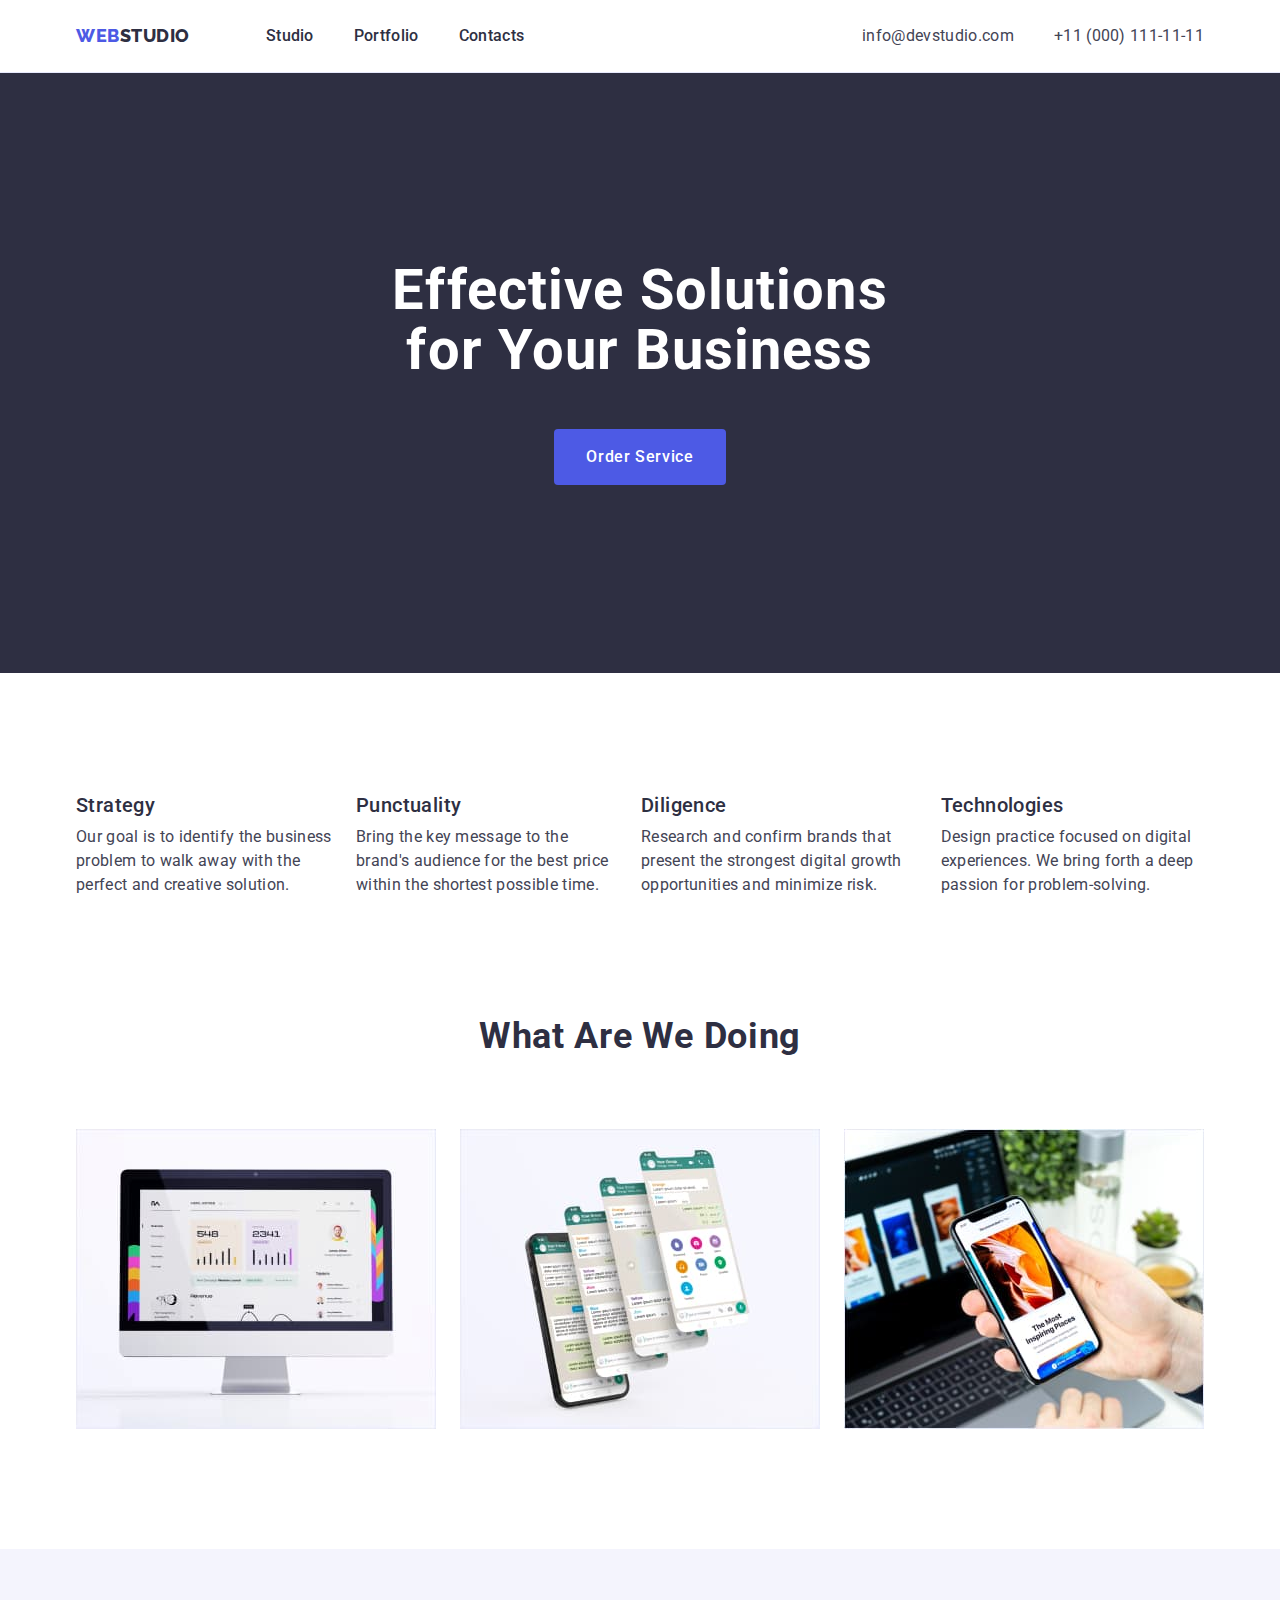
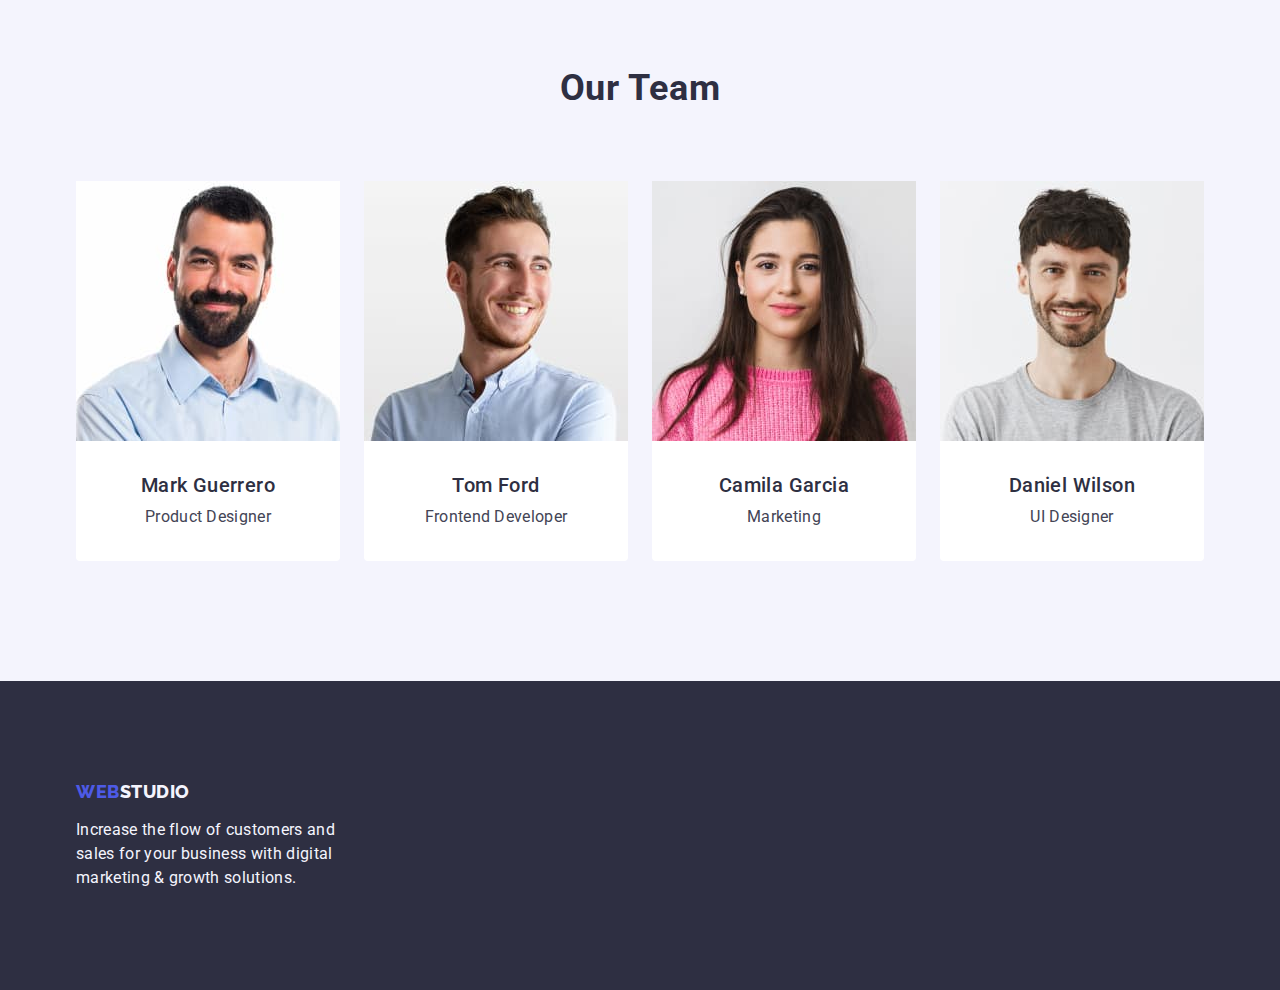
<file: index.html>
<!DOCTYPE html>
<html lang="en">

<head>
  <meta charset="UTF-8" />
  <meta http-equiv="X-UA-Compatible" content="IE=edge" />
  <meta name="viewport" content="width=device-width, initial-scale=1.0" />
  <title>WebStudio</title>
  <link rel="preconnect" href="https://fonts.googleapis.com">
  <link rel="preconnect" href="https://fonts.gstatic.com" crossorigin>
  <link href="https://fonts.googleapis.com/css2?family=Raleway:wght@800&family=Roboto:wght@400;500;700;900&display=swap"
    rel="stylesheet">
  <link rel="stylesheet" href="https://cdnjs.cloudflare.com/ajax/libs/modern-normalize/1.1.0/modern-normalize.min.css">
  <link rel="stylesheet" href="./css/styles.css">
</head>

<body>
  <!-- Header -->
  <header class="header">
    <!-- Navigation -->
    <div class="navigation container">
      <nav class="nav-menu">
        <a href="./index.html" class="logo link">Web<span class="logo-header">Studio</span></a>
        <ul class="nav-list list">
          <li class="nav-list-item"><a href="./index.html" class="nav-link link">Studio</a></li>
          <li class="nav-list-item"><a href="./portfolio.html" class="nav-link link">Portfolio</a></li>
          <li class="nav-list-item"><a href="" class="nav-link link">Contacts</a></li>
        </ul>
      </nav>
      <!-- Contacts -->
      <address class="contacts">
        <ul class="contacts-list list">
          <li class="contacts-list-item"><a href="mailto:info@devstudio.com"
              class="contact-link link">info@devstudio.com</a></li>
          <li class="contacts-list-item"><a href="tel:+110001111111" class="contact-link link">+11 (000) 111-11-11</a>
          </li>
        </ul>
      </address>
    </div>
  </header>
  <!-- Main content -->
  <main>
    <!-- Hero -->
    <section class="hero">
      <div class="container">
        <h1 class="hero-title">Effective Solutions for Your Business</h1>
        <button type="button" class="hero-button">Order Service</button>
      </div>
    </section>

    <!-- Our benefits -->
    <section class="section-benefits">
      <div class="container">
        <h2 class="section-title visually-hidden">Our benefits</h2>
        <ul class="benefits-list list">
          <li class="benefits-item">
            <h3 class="benefit-title">Strategy</h3>
            <p class="benefit-text">
              Our goal is to identify the business problem to walk away with the
              perfect and creative solution.
            </p>
          </li>
          <li class="benefits-item">
            <h3 class="benefit-title">Punctuality</h3>
            <p class="benefit-text">
              Bring the key message to the brand's audience for the best price
              within the shortest possible time.
            </p>
          </li>
          <li class="benefits-item">
            <h3 class="benefit-title">Diligence</h3>
            <p class="benefit-text">
              Research and confirm brands that present the strongest digital
              growth opportunities and minimize risk.
            </p>
          </li>
          <li class="benefits-item">
            <h3 class="benefit-title">Technologies</h3>
            <p class="benefit-text">
              Design practice focused on digital experiences. We bring forth a
              deep passion for problem-solving.
            </p>
          </li>
        </ul>
      </div>
    </section>

    <!-- What are we doing -->
    <section class="section-work">
      <div class="container">
        <h2 class="section-title">What are we doing</h2>
        <ul class="work-list list">
          <li class="work-list-item">
            <img src="./images/what-are-we-doing/img-monitor.jpg" alt="website on a computer monitor" width="360"
              height="300" />
          </li>
          <li class="work-list-item">
            <img src="./images/what-are-we-doing/img-application.jpg" alt="application for smartphone" width="360"
              height="300" />
          </li>
          <li class="work-list-item">
            <img src="./images/what-are-we-doing/img-mobile-version.jpg" alt="mobile version of the website" width="360"
              height="300" />
          </li>
        </ul>
      </div>
    </section>

    <!-- Our Team -->
    <section class="section-team">
      <div class="container">
        <h2 class="section-title">Our Team</h2>
        <ul class="team-list list">
          <li class="team-item">
            <img src="./images/our-team/img-mark-guerrero.jpg"
              alt="A smiling man with dark hair, a short haircut and a thick beard with a mustache" width="264"
              height="260" />
            <div class="team-card-content">
              <h3 class="item-team-title">Mark Guerrero</h3>
              <p class="item-team-text">Product Designer</p>
            </div>
          </li>
          <li class="team-item">
            <img src="./images/our-team/img-tom-ford.jpg"
              alt="Smiling man with blond hair, a short haircut that is combed back and a beard with a mustache"
              width="264" height="260" />
            <div class="team-card-content">
              <h3 class="item-team-title">Tom Ford</h3>
              <p class="item-team-text">Frontend Developer</p>
            </div>
          </li>
          <li class="team-item">
            <img src="./images/our-team/img-camila-garcia.jpg" alt="Smiling woman with dark, long, straight hair"
              width="264" height="260" />
            <div class="team-card-content">
              <h3 class="item-team-title">Camila Garcia</h3>
              <p class="item-team-text">Marketing</p>
            </div>
          </li>
          <li class="team-item">
            <img src="./images/our-team/img-daniel-wilson.jpg"
              alt="A smiling man with short dark hair and a short beard with a mustache" width="264" height="260" />
            <div class="team-card-content">
              <h3 class="item-team-title">Daniel Wilson</h3>
              <p class="item-team-text">UI Designer</p>
            </div>
          </li>
        </ul>
      </div>
    </section>
  </main>

  <!-- Footer -->
  <footer class="footer">
    <div class="container"><a href="./index.html" class="logo link">Web<span class="logo-footer">Studio</span></a>
      <p class="footer-text">
        Increase the flow of customers and sales for your business with digital
        marketing &#38; growth solutions.
      </p>
    </div>
  </footer>
</body>

</html>
</file>
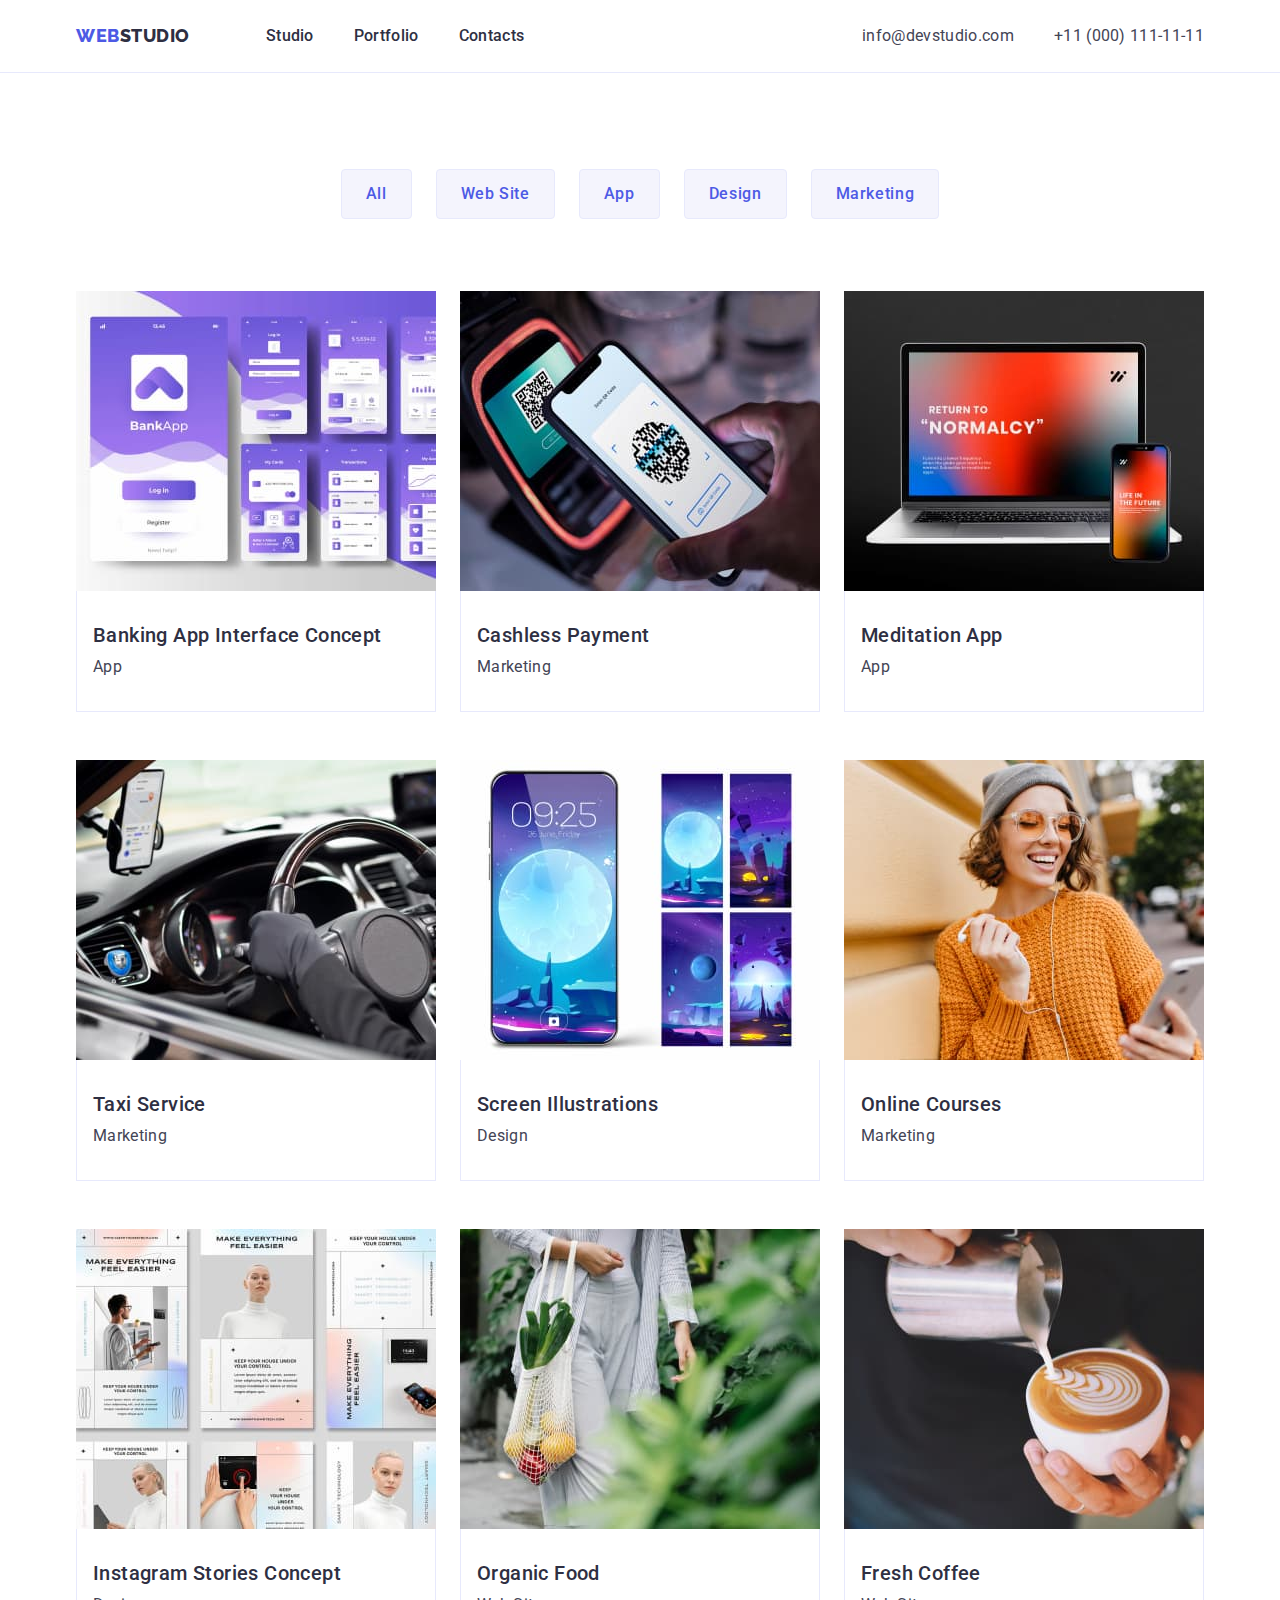
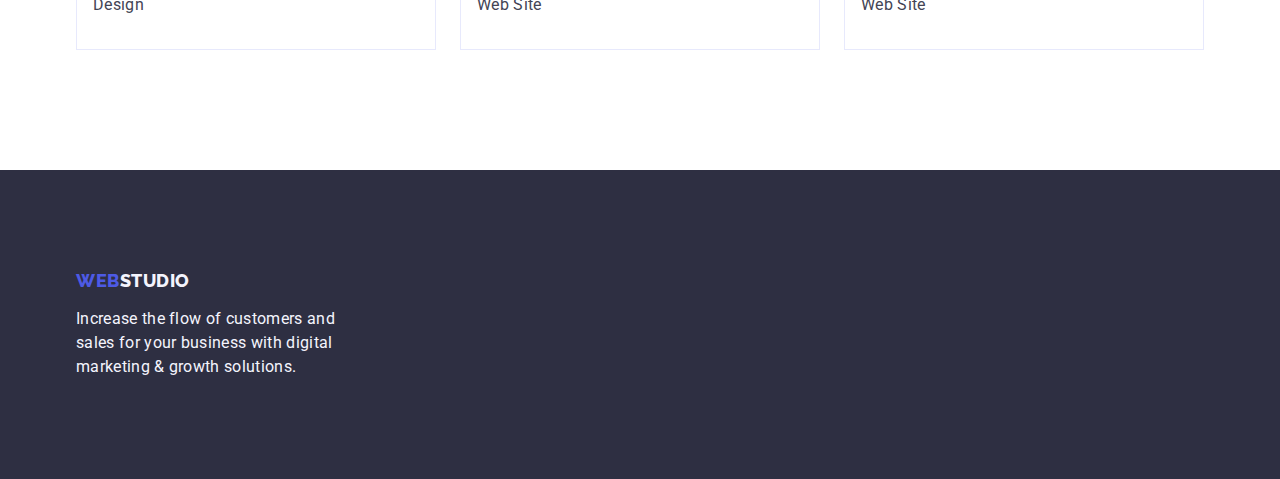
<file: portfolio.html>
<!DOCTYPE html>
<html lang="en">

<head>
    <meta charset="UTF-8" />
    <meta http-equiv="X-UA-Compatible" content="IE=edge" />
    <meta name="viewport" content="width=device-width, initial-scale=1.0" />
    <title>WebStudio</title>
    <link rel="preconnect" href="https://fonts.googleapis.com">
    <link rel="preconnect" href="https://fonts.gstatic.com" crossorigin>
    <link
        href="https://fonts.googleapis.com/css2?family=Raleway:wght@800&family=Roboto:wght@400;500;700;900&display=swap"
        rel="stylesheet">
    <link rel="stylesheet"
        href="https://cdnjs.cloudflare.com/ajax/libs/modern-normalize/1.1.0/modern-normalize.min.css">
    <link rel="stylesheet" href="./css/styles.css">
</head>

<body>
    <!-- Header -->
    <header class="header">
        <!-- Navigation -->
        <div class="navigation container">
            <nav class="nav-menu">
                <a href="./index.html" class="logo link">Web<span class="logo-header">Studio</span></a>
                <ul class="nav-list list">
                    <li class="nav-list-item"><a href="./index.html" class="nav-link link">Studio</a></li>
                    <li class="nav-list-item"><a href="./portfolio.html" class="nav-link link">Portfolio</a></li>
                    <li class="nav-list-item"><a href="" class="nav-link link">Contacts</a></li>
                </ul>
            </nav>
            <!-- Contacts -->
            <address class="contacts">
                <ul class="contacts-list list">
                    <li class="contacts-list-item"><a href="mailto:info@devstudio.com"
                            class="contact-link link">info@devstudio.com</a></li>
                    <li class="contacts-list-item"><a href="tel:+110001111111" class="contact-link link">+11 (000)
                            111-11-11</a>
                    </li>
                </ul>
            </address>
        </div>
    </header>

    <!-- Main content -->
    <main>
        <section class="section-portfolio">
            <div class="container">
                <h1 class="visually-hidden">Portfolio</h1>
                <!-- Filtr -->
                <ul class="portfolio-filtr list">
                    <li class="portfolio-filtr-item"><button type="button" class="portfolio-filtr-button">All</button>
                    </li>
                    <li class="portfolio-filtr-item"><button type="button" class="portfolio-filtr-button">Web
                            Site</button></li>
                    <li class="portfolio-filtr-item"><button type="button" class="portfolio-filtr-button">App</button>
                    </li>
                    <li class="portfolio-filtr-item"><button type="button"
                            class="portfolio-filtr-button">Design</button></li>
                    <li class="portfolio-filtr-item"><button type="button"
                            class="portfolio-filtr-button">Marketing</button></li>
                </ul>
                <ul class="portfolio-list list">
                    <li class="portfolio-list-item">
                        <a href="" class="portfolio-link link"><img src="./images/page-portfolio/img-8.jpg"
                                alt="Screenshots of the design of the banking application." width="360" height="300">
                            <div class="portfolio-card-content">
                                <h2 class="portfolio-title">Banking App Interface Concept</h2>
                                <p class="portfolio-text">App</p>
                            </div>
                        </a>
                    </li>
                    <li class="portfolio-list-item">
                        <a href="" class="portfolio-link link"><img src="./images/page-portfolio/img-7.jpg"
                                alt="A man's hand holds a smartphone that scans a qr-code to make a cashless payment."
                                width="360" height="300">
                            <div class="portfolio-card-content">
                                <h2 class="portfolio-title">Cashless Payment</h2>
                                <p class="portfolio-text">Marketing</p>
                            </div>
                        </a>
                    </li>
                    <li class="portfolio-list-item">
                        <a href="" class="portfolio-link link"><img src="./images/page-portfolio/img-6.jpg"
                                alt="The meditation site is displayed on the laptop, and the application of this site on the smartphone is displayed next to it."
                                width="360" height="300">
                            <div class="portfolio-card-content">
                                <h2 class="portfolio-title">Meditation App</h2>
                                <p class="portfolio-text">App</p>
                            </div>
                        </a>
                    </li>
                    <li class="portfolio-list-item">
                        <a href="" class="portfolio-link link"><img src="./images/page-portfolio/img-5.jpg"
                                alt="The driver in gloves holds the steering wheel, and a holder with a smartphone, which displays an application for taxi drivers, is fixed on the windshield."
                                width="360" height="300">
                            <div class="portfolio-card-content">
                                <h2 class="portfolio-title">Taxi Service</h2>
                                <p class="portfolio-text">Marketing</p>
                            </div>
                        </a>
                    </li>
                    <li class="portfolio-list-item">
                        <a href="" class="portfolio-link link"><img src="./images/page-portfolio/img-4.jpg"
                                alt="Smartphone and screenshots showing the theme of the device with the moon, rocks and stones."
                                width="360" height="300">
                            <div class="portfolio-card-content">
                                <h2 class="portfolio-title">Screen Illustrations</h2>
                                <p class="portfolio-text">Design</p>
                            </div>
                        </a>
                    </li>
                    <li class="portfolio-list-item">
                        <a href="" class="portfolio-link link"><img src="./images/page-portfolio/img-3.jpg"
                                alt="A smiling woman in sunglasses, a gray cap, and a knitted orange sweater stands on the street and, holding a smartphone in her hand, communicates via online communication."
                                width="360" height="300">
                            <div class="portfolio-card-content">
                                <h2 class="portfolio-title">Online Courses</h2>
                                <p class="portfolio-text">Marketing</p>
                            </div>
                        </a>
                    </li>
                    <li class="portfolio-list-item">
                        <a href="" class="portfolio-link link"><img src="./images/page-portfolio/img-2.jpg"
                                alt="screenshots of the smart technologies website design." width="360" height="300">
                            <div class="portfolio-card-content">
                                <h2 class="portfolio-title">Instagram Stories Concept</h2>
                                <p class="portfolio-text">Design</p>
                            </div>
                        </a>
                    </li>
                    <li class="portfolio-list-item">
                        <a href="" class="portfolio-link link"><img src="./images/page-portfolio/img-1.jpg"
                                alt="A woman in light-colored clothes walks with a bent hand, on which hangs a woven bag with vegetables."
                                width="360" height="300">
                            <div class="portfolio-card-content">
                                <h2 class="portfolio-title">Organic Food</h2>
                                <p class="portfolio-text">Web Site</p>
                            </div>
                        </a>
                    </li>
                    <li class="portfolio-list-item">
                        <a href="" class="portfolio-link link"><img src="./images/page-portfolio/img.jpg"
                                alt="The barista holds a cup of coffee in his left hand and pours milky coffee with his right hand, creating a pattern."
                                width="360" height="300">
                            <div class="portfolio-card-content">
                                <h2 class="portfolio-title">Fresh Coffee</h2>
                                <p class="portfolio-text">Web Site</p>
                            </div>
                        </a>
                    </li>
                </ul>
            </div>
        </section>
    </main>
    <!-- Footer -->
    <footer class="footer">
        <div class="container"><a href="./index.html" class="logo link">Web<span class="logo-footer">Studio</span></a>
            <p class="footer-text">
                Increase the flow of customers and sales for your business with digital
                marketing &#38; growth solutions.
            </p>
        </div>
    </footer>
</body>

</html>
</file>
<file: css/styles.css>
:root {
  --color-iris: #4d5ae5;
  --color-ocean: #404bbf;
  --color-navy-blue: #2e2f42;
  --color-green: #31d0aa;
  --color-slate: #434455;
  --color-light-slate: #8e8f99;
  --color-cornflower: #e7e9fc;
  --color-cloud: #f4f4fd;
  --color-navy-blue-modal: #2e2f42;
  --color-grey: #2e2f42;
  --color-white: #ffffff;
  --color-dairy: #fcfcfc;
  --font-primary: Roboto, sans-serif;
  --font-secondary: Raleway, sans-serif;
}
/* General styles */

img {
  display: block;
}
.link {
  text-decoration: none;
}
.list {
  list-style: none;
  padding: 0;
  margin: 0;
}
.section-title {
  margin-top: 0;
  margin-right: auto;
  margin-bottom: 72px;
  margin-left: auto;

  color: var(--color-navy-blue);
  font-size: 36px;
  line-height: 1.11;
  text-align: center;
  letter-spacing: 0.02em;
  text-transform: capitalize;
}

.container {
  width: 1158px;
  padding-left: 15px;
  padding-right: 15px;
  margin: 0 auto;
}

/* Body */
body {
  font-family: var(--font-primary);
  color: var(--color-slate);
  background-color: var(--color-white);
}
/* Header */
.header {
  border-bottom: 1px solid;
  border-bottom-color: var(--color-cornflower);
}
/* Logo */
.logo {
  display: inline-block;
  font-family: var(--font-secondary);
  font-weight: 800;
  color: var(--color-iris);
  font-size: 18px;
  line-height: 1.17;
  letter-spacing: 0.03em;
  text-transform: uppercase;
}
.nav-menu .logo {
  align-items: center;
  margin-right: 76px;
}
.logo-header {
  color: var(--color-navy-blue);
}
.logo-footer {
  color: var(--color-cloud);
}

/* Navigation */
.navigation {
  display: flex;
  align-items: center;
}
.nav-menu {
  display: flex;
  align-items: center;
}

.nav-list {
  display: flex;
  gap: 40px;
}
/* .nav-list-item {
  margin-right: 40px;
}
.nav-list-item:last-child {
  margin-right: 0;
} */

.nav-link {
  display: block;
  padding-top: 24px;
  padding-bottom: 24px;
  font-weight: 500;
  color: var(--color-navy-blue);
  line-height: 1.5;
  letter-spacing: 0.02em;
}
.nav-link:hover,
.nav-link:focus,
.contact-link:hover,
.contact-link:focus {
  color: var(--color-ocean);
}

/* Contacts */
.contacts {
  margin-left: auto;
}

.contacts-list {
  display: flex;
  gap: 40px;
}

/* .contacts-list-item {
  margin-right: 40px;
}
.contacts-list-item:last-child {
  margin-right: 0;
} */

.contacts .contacts-list-item {
  font-style: normal;
}
.contact-link {
  color: var(--color-slate);
  line-height: 1.5;
  letter-spacing: 0.02em;
}

/* Hero */
.hero {
  background-color: var(--color-navy-blue);
  padding: 188px 0;
}
/* .hero .container {
  text-align: center;
} */

.hero-title {
  max-width: 496px;
  color: var(--color-white);
  font-size: 56px;
  line-height: 1.07;
  text-align: center;
  letter-spacing: 0.02em;
  margin-top: 0;
  margin-right: auto;
  margin-left: auto;
  margin-bottom: 48px;
}
.hero-button {
  display: block;
  min-width: 169px;
  border: none;
  border-radius: 4px;
  padding: 16px 32px;
  margin-top: 0;
  margin-right: auto;
  margin-bottom: 0;
  margin-left: auto;
  font-family: inherit;
  font-weight: 500;
  color: var(--color-white);
  background-color: var(--color-iris);
  font-size: 16px;
  line-height: 1.5;
  letter-spacing: 0.04em;
  cursor: pointer;
}
.hero-button:hover,
.hero-button:focus {
  background-color: var(--color-ocean);
}

/* Our benefits */

.visually-hidden {
  position: absolute;
  width: 1px;
  height: 1px;
  margin: -1px;
  border: 0;
  padding: 0;

  white-space: nowrap;
  clip-path: inset(100%);
  clip: rect(0 0 0 0);
  overflow: hidden;
}

.section-benefits {
  padding: 120px 0;
}

.benefits-list {
  display: flex;
  gap: 24px;
}
/* .benefits-item {
  margin-right: 24px;
} */
/* .benefits-item:last-child {
  margin-right: 0;
} */
.benefits-item {
  width: calc((100%-72px) / 4);
}
.benefit-title {
  padding: 0;
  margin-top: 0;
  margin-bottom: 8px;
  font-weight: 500;
  color: var(--color-navy-blue);
  font-size: 20px;
  line-height: 1.2;
  letter-spacing: 0.02em;
}
.benefit-text {
  padding: 0;
  margin: 0;
  font-size: 16px;
  line-height: 1.5;
  letter-spacing: 0.02em;
}

/* Work section */
.section-work {
  padding-bottom: 120px;
}

.work-list {
  display: flex;
  gap: 24px;
}
.work-list-item {
  /* margin-right: 24px; */
  width: calc((100%-48px) / 3);
}
/* .work-list-item:last-child {
  margin-right: 0;
} */

/* Our team */
.section-team {
  padding: 120px 0;
  background-color: var(--color-cloud);
}
.team-list {
  display: flex;
  gap: 24px;
}
.team-item {
  width: calc((100%-72px) / 4);
  /* margin-right: 24px; */
  background-color: var(--color-white);
  border-radius: 0 0 4px 4px;
}
/* .team-item:last-child {
  margin-right: 0;
} */
.team-card-content {
  padding: 32px 16px;
  border-radius: 0 0 4px 4px;
}
.item-team-title {
  margin-top: 0;
  margin-bottom: 8px;
  font-weight: 500;
  color: var(--color-navy-blue);
  font-size: 20px;
  line-height: 1.2;
  letter-spacing: 0.02em;
  text-align: center;
}
.item-team-text {
  margin-top: 0;
  margin-bottom: 0;
  color: var(--color-slate);
  font-size: 16px;
  line-height: 1.5;
  letter-spacing: 0.02em;
  text-align: center;
}

/* Footer */
.footer {
  padding: 100px 0;
  background-color: var(--color-navy-blue);
}

.footer .logo {
  margin-bottom: 16px;
}
.footer-text {
  max-width: 264px;
  margin-top: 0;
  margin-bottom: 0;
  color: var(--color-cloud);
  font-size: 16px;
  line-height: 1.5;
  letter-spacing: 0.02em;
}

/* Portfolio */
.section-portfolio {
  padding: 96px 0 120px;
}

/* Portfolio filtr */
.portfolio-filtr {
  justify-content: center;
  display: flex;
  margin-bottom: 72px;
  gap: 24px;
}
/* .portfolio-filtr-item {
  margin-right: 24px;
}
.portfolio-filtr-item:last-child {
  margin-right: 0;
} */
.portfolio-filtr-button {
  border-radius: 4px;
  border: 1px solid;
  border-color: var(--color-cornflower);
  padding: 12px 24px;
  font-family: inherit;
  font-weight: 500;
  color: var(--color-iris);
  background-color: var(--color-cloud);
  font-size: 16px;
  line-height: 1.5;
  letter-spacing: 0.04em;
  cursor: pointer;
}

.portfolio-filtr-button:hover,
.portfolio-filtr-button:focus {
  border: 1px solid;
  border-color: transparent;
  color: var(--color-white);
  background-color: var(--color-ocean);
}
/* Portfolio gallery */
.portfolio-list {
  display: flex;
  flex-wrap: wrap;
  gap: 24px;
  row-gap: 48px;
}
/* .portfolio-list-item {
  margin-bottom: 48px;
  margin-right: 24px;
}
.portfolio-list-item:nth-child(3n) {
  margin-right: 0;
}
.portfolio-list-item:nth-last-child(-n + 3) {
  margin-bottom: 0;
} */
.portfolio-card-content {
  border: 1px solid;
  border-color: var(--color-cornflower);
  border-top: none;
  padding: 32px 16px;
}
.portfolio-title {
  margin-top: 0;

  margin-bottom: 8px;
  font-weight: 500;
  color: var(--color-navy-blue);
  font-size: 20px;
  line-height: 1.2;
  letter-spacing: 0.02em;
}
.portfolio-text {
  margin-top: 0;
  margin-bottom: 0;
  color: var(--color-slate);
  font-size: 16px;
  line-height: 1.5;
  letter-spacing: 0.02em;
}
</file>
